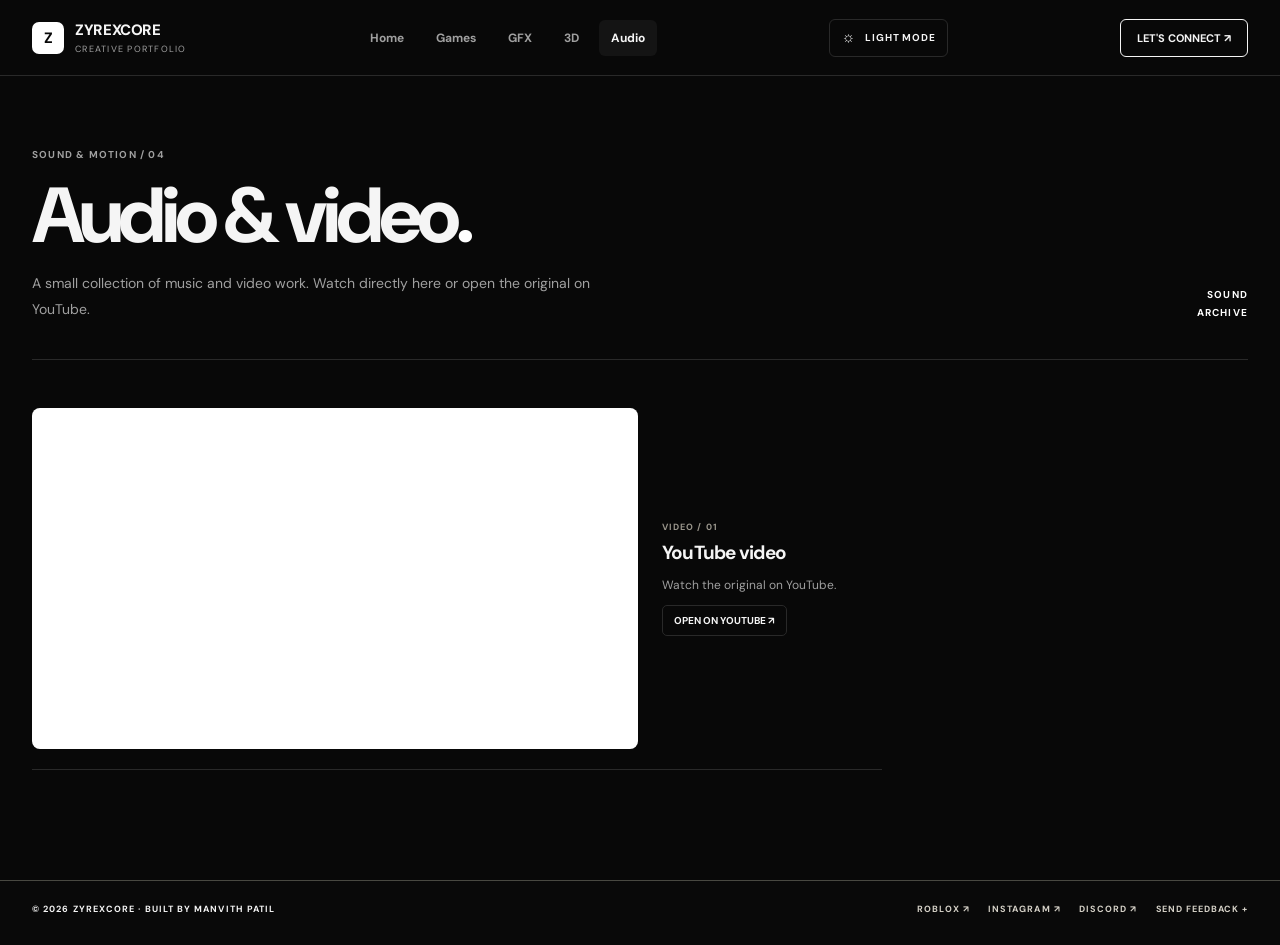
<file: audio.html>
<!doctype html><html lang="en"><head><meta charset="utf-8"><meta name="viewport" content="width=device-width,initial-scale=1"><meta name="theme-color" content="#080808"><title>Audio & Motion — ZyrexCore</title><link href="https://fonts.googleapis.com/css2?family=DM+Mono:wght@400;500&family=DM+Sans:wght@400;500;600;700;800&family=Playfair+Display:wght@600;700;800&display=swap" rel="stylesheet"><link rel="stylesheet" href="site.css?v=20261109-mono"></head><body data-page="audio"><div id="siteHeader"></div><main class="archive shell"><header class="archive-head"><div><div class="overline">SOUND & MOTION / 04</div><h1>Audio & video<span class="accent">.</span></h1><p>A small collection of music and video work. Watch directly here or open the original on YouTube.</p></div><div class="archive-count">SOUND<br>ARCHIVE</div></header><div class="audio-layout" id="audioGrid"></div></main><div id="siteFooter"></div><script src="site.js?v=20261109-mono"></script></body></html>
</file>
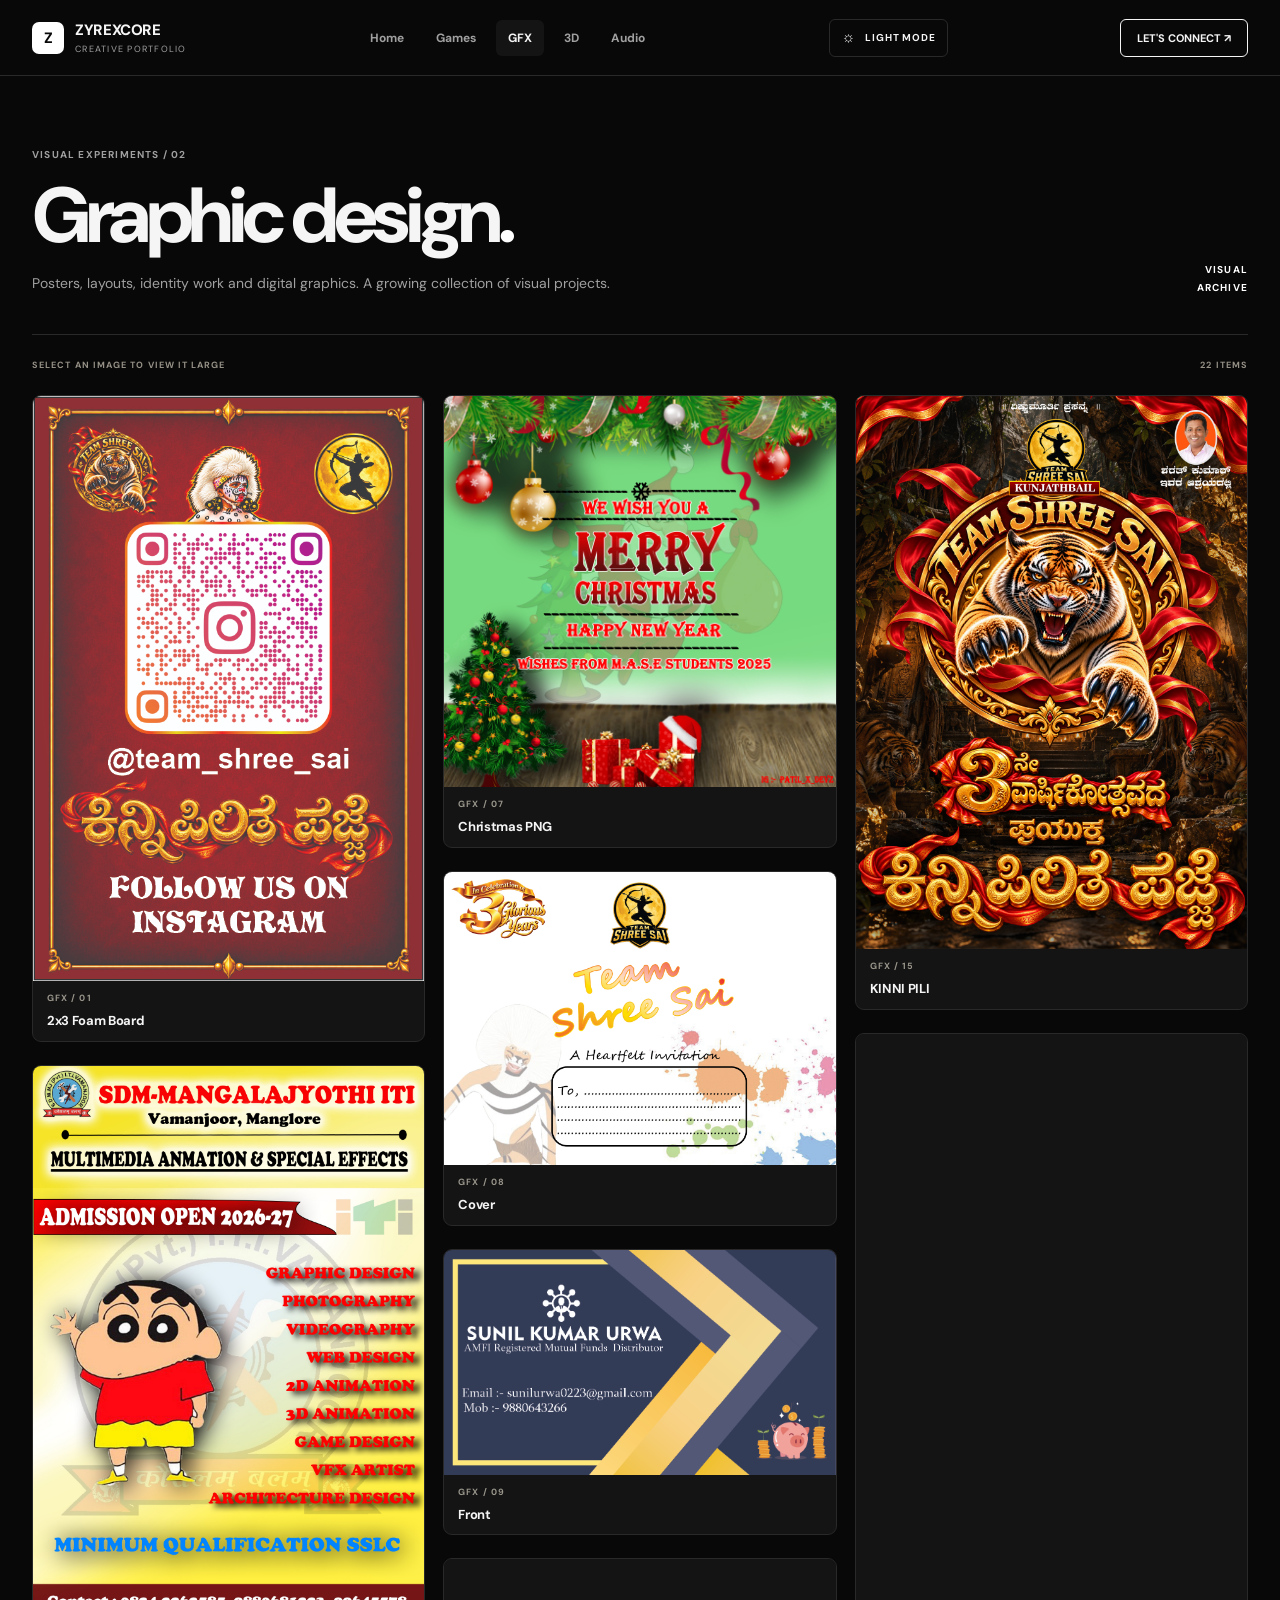
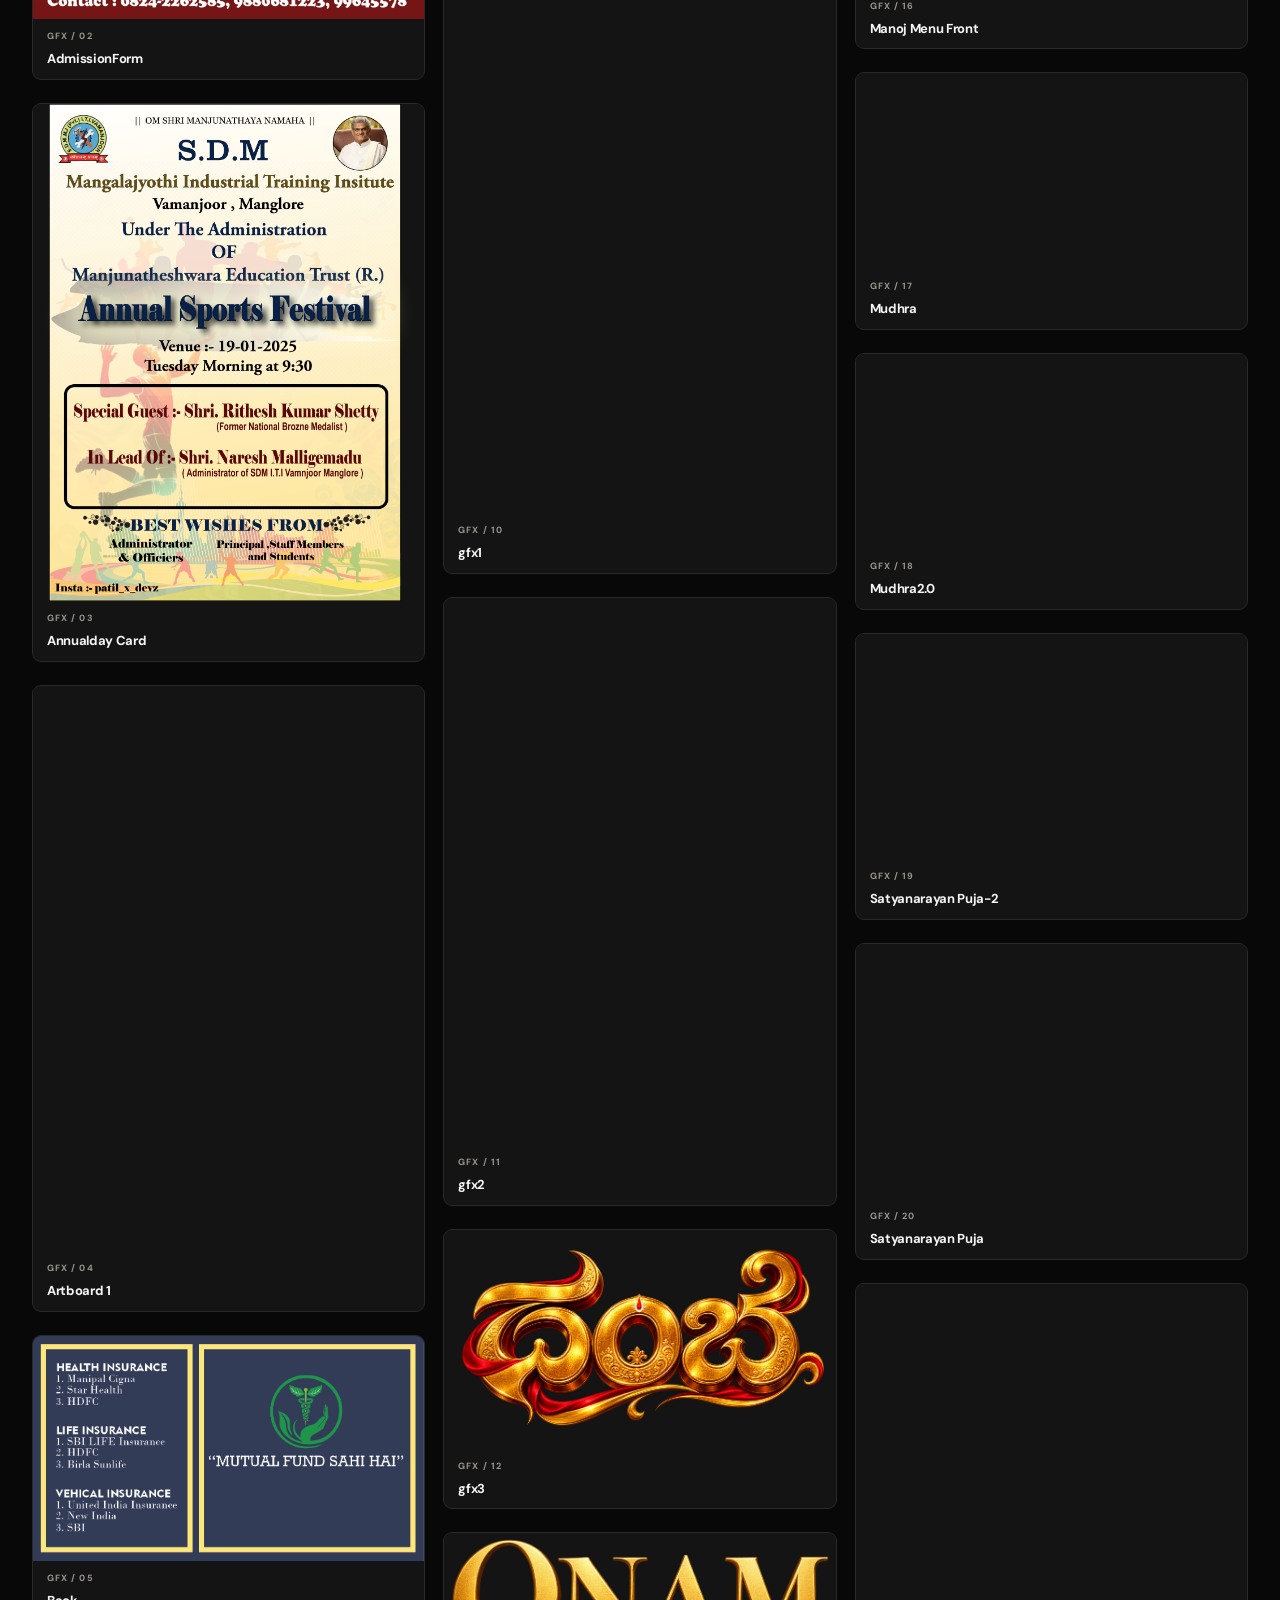
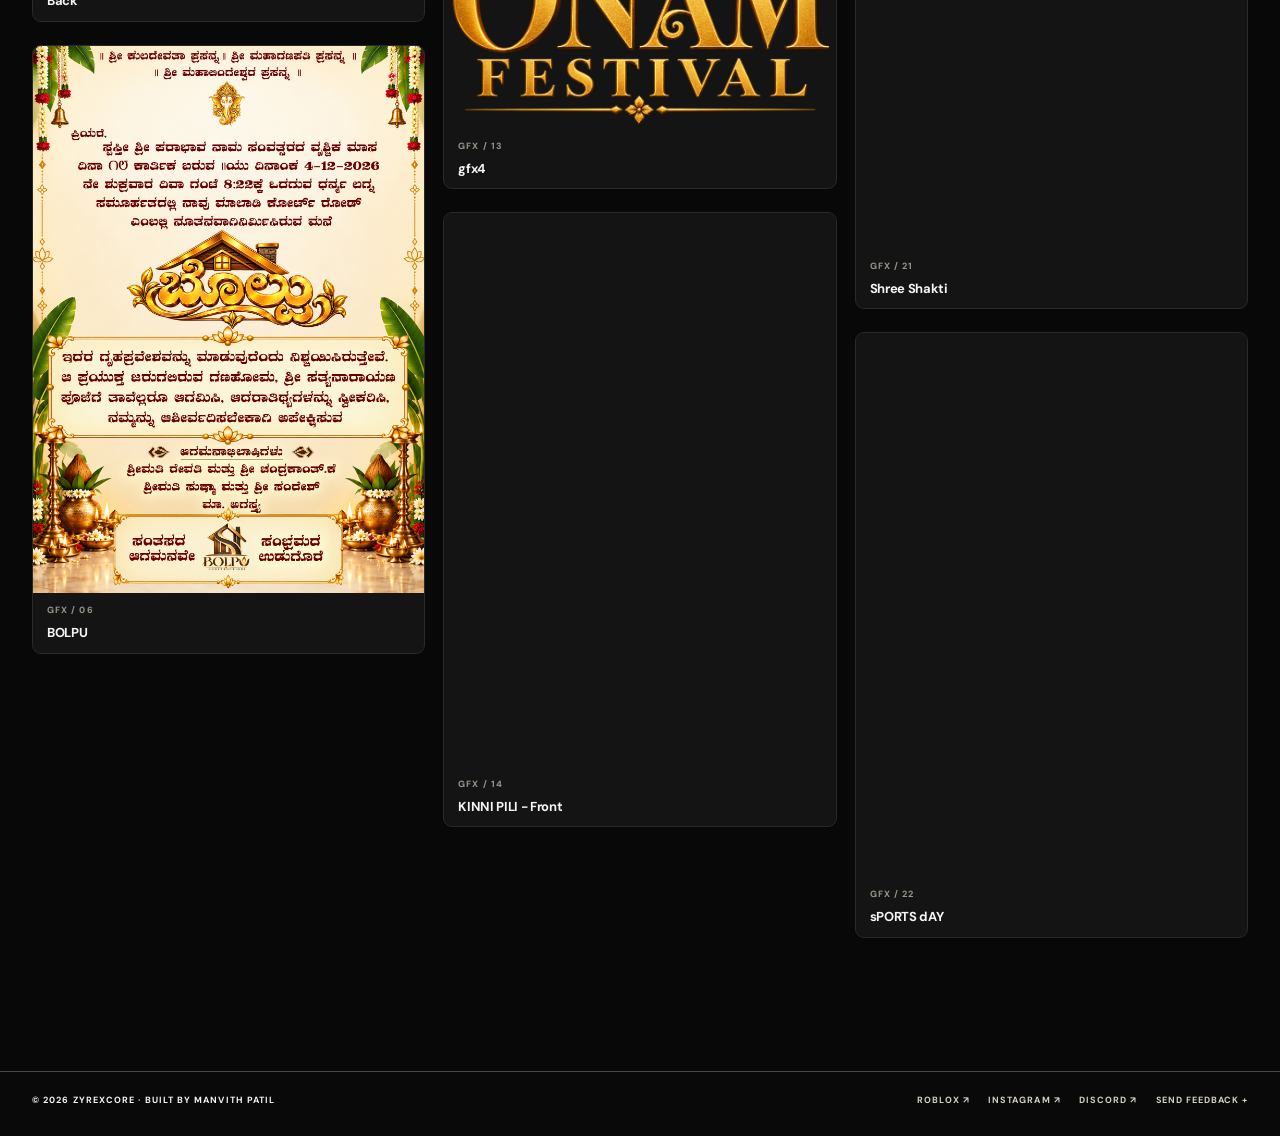
<file: gfx.html>
<!doctype html><html lang="en"><head><meta charset="utf-8"><meta name="viewport" content="width=device-width,initial-scale=1"><meta name="theme-color" content="#080808"><title>Graphic Design — ZyrexCore</title><link href="https://fonts.googleapis.com/css2?family=DM+Mono:wght@400;500&family=DM+Sans:wght@400;500;600;700;800&family=Playfair+Display:wght@600;700;800&display=swap" rel="stylesheet"><link rel="stylesheet" href="site.css?v=20261109-mono"></head><body data-page="gfx"><div id="siteHeader"></div><main class="archive shell"><header class="archive-head"><div><div class="overline">VISUAL EXPERIMENTS / 02</div><h1>Graphic design<span class="accent">.</span></h1><p>Posters, layouts, identity work and digital graphics. A growing collection of visual projects.</p></div><div class="archive-count">VISUAL<br>ARCHIVE</div></header><div class="archive-tools"><span class="tool-hint">SELECT AN IMAGE TO VIEW IT LARGE</span><span class="tool-hint" id="gfxCount"></span></div><div class="masonry-grid" id="gfxGrid"></div></main><div id="siteFooter"></div><script src="site.js?v=20261109-mono"></script></body></html>
</file>
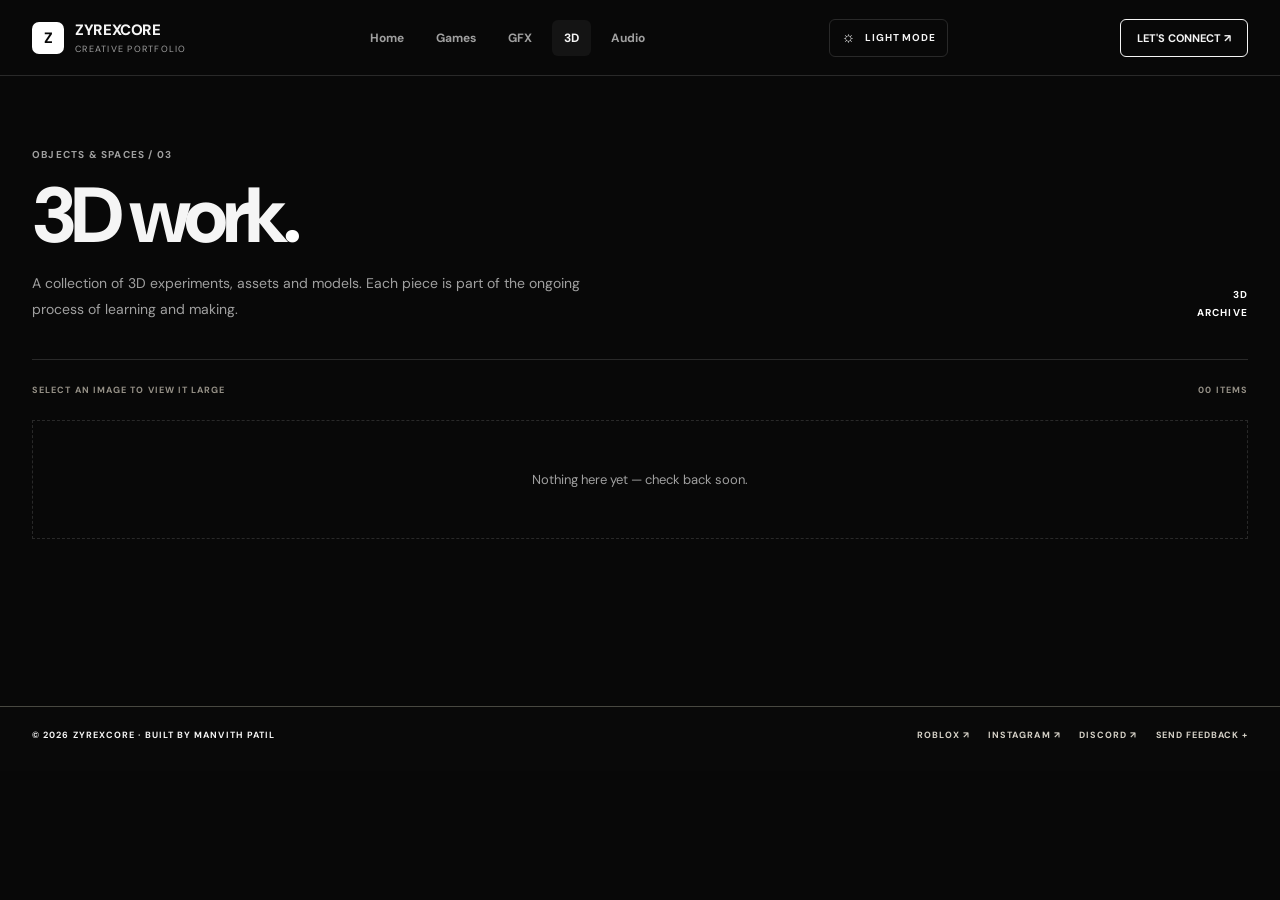
<file: models.html>
<!doctype html><html lang="en"><head><meta charset="utf-8"><meta name="viewport" content="width=device-width,initial-scale=1"><meta name="theme-color" content="#080808"><title>3D Work — ZyrexCore</title><link href="https://fonts.googleapis.com/css2?family=DM+Mono:wght@400;500&family=DM+Sans:wght@400;500;600;700;800&family=Playfair+Display:wght@600;700;800&display=swap" rel="stylesheet"><link rel="stylesheet" href="site.css?v=20261109-mono"></head><body data-page="models"><div id="siteHeader"></div><main class="archive shell"><header class="archive-head"><div><div class="overline">OBJECTS & SPACES / 03</div><h1>3D work<span class="accent">.</span></h1><p>A collection of 3D experiments, assets and models. Each piece is part of the ongoing process of learning and making.</p></div><div class="archive-count">3D<br>ARCHIVE</div></header><div class="archive-tools"><span class="tool-hint">SELECT AN IMAGE TO VIEW IT LARGE</span><span class="tool-hint" id="modelsCount"></span></div><div class="archive-grid" id="modelsGrid"></div></main><div id="siteFooter"></div><script src="site.js?v=20261109-mono"></script></body></html>
</file>
<file: site.css>
/* ZYREXCORE — editorial portfolio system */
:root{color-scheme:dark;--paper:#080808;--paper2:#141414;--ink:#f5f5f5;--muted:#a0a0a0;--line:#292929;--accent:#ffffff;--accent-dark:#dedede;--white:#101010;--mono:"DM Mono",monospace;--sans:"DM Sans",sans-serif;--serif:"Playfair Display",Georgia,serif;--page:1240px}
*{box-sizing:border-box}
html{scroll-behavior:smooth;background:var(--paper)}
body{margin:0;background:var(--paper);color:var(--ink);font-family:var(--sans);-webkit-font-smoothing:antialiased}
a{color:inherit}
.shell{width:min(var(--page),calc(100% - 64px));margin-inline:auto}
.site-header{height:82px;border-bottom:1px solid var(--line);display:flex;align-items:center;position:relative;z-index:20;background:var(--paper)}
.header-inner{width:min(var(--page),calc(100% - 64px));margin:auto;display:flex;align-items:center;justify-content:space-between;gap:24px}
.wordmark{display:inline-flex;align-items:center;gap:11px;text-decoration:none;font-weight:800;letter-spacing:-.04em;font-size:16px}
.wordmark-mark{width:32px;height:32px;display:grid;place-items:center;background:var(--accent);color:white;font-size:15px;font-weight:800;transform:rotate(-7deg)}
.wordmark small{display:block;font:9px var(--mono);letter-spacing:.12em;color:var(--muted);margin-top:3px}
.primary-nav{display:flex;align-items:center;gap:29px}
.primary-nav a{text-decoration:none;color:#696861;font-size:12px;font-weight:700;transition:color .2s}
.primary-nav a:hover,.primary-nav a[aria-current=page]{color:var(--ink)}
.primary-nav a[aria-current=page]:after{content:"";display:block;height:2px;background:var(--accent);margin-top:7px}
.header-contact{padding:11px 15px;border:1px solid var(--ink);text-decoration:none;font-size:11px;font-weight:700;transition:.2s}
.header-contact:hover{background:var(--ink);color:var(--white)}
.menu-toggle{display:none;border:0;background:none;font-size:24px;padding:8px}
.home-hero{min-height:620px;padding-top:76px;padding-bottom:48px;display:grid;grid-template-columns:1.02fr .98fr;gap:7%;align-items:center;position:relative}
.hero-copy{padding:20px 0 54px}
.overline{font:10px var(--mono);letter-spacing:.13em;color:var(--muted);text-transform:uppercase}
.status-dot{display:inline-block;width:7px;height:7px;border-radius:50%;background:#4c9b68;margin-right:8px;box-shadow:0 0 0 4px #dce9dc}
.hero-copy h1{font-size:clamp(54px,7.1vw,96px);letter-spacing:-.085em;line-height:.98;margin:28px 0 23px;font-weight:800}
.hero-copy h1 em,.about-inner h2 em{font-family:var(--serif);font-weight:600;letter-spacing:-.06em;color:var(--accent)}
.hero-lede{max-width:490px;color:#66655e;font-size:16px;line-height:1.85;margin:0}
.hero-actions{display:flex;align-items:center;gap:25px;margin-top:30px;flex-wrap:wrap}
.button{display:inline-flex;align-items:center;justify-content:center;gap:22px;min-height:48px;padding:0 18px;text-decoration:none;font-size:12px;font-weight:700;border:1px solid var(--ink);transition:transform .2s,background .2s,color .2s}
.button span{font-size:17px}
.button:hover{transform:translateY(-2px)}
.button-dark{background:var(--ink);color:var(--white)}
.button-dark:hover{background:var(--accent);border-color:var(--accent)}
.button-outline{background:transparent;color:var(--white);border-color:rgba(255,255,255,.5)}
.button-outline:hover{background:var(--white);color:var(--ink)}
.text-link,.arrow-link{font-size:12px;font-weight:700;text-decoration:none}
.text-link span,.arrow-link span{color:var(--accent);font-size:17px;margin-left:6px}
.hero-art{position:relative;max-width:510px;width:100%;justify-self:end}
.hero-art-frame{aspect-ratio:4/4.5;background:var(--paper2);overflow:hidden;position:relative}
.hero-art-frame img{width:100%;height:100%;object-fit:cover;display:block;mix-blend-mode:multiply}
.hero-art-caption{display:flex;justify-content:space-between;padding-top:12px;color:var(--muted);font:9px var(--mono);letter-spacing:.08em}
.hero-stamp{position:absolute;left:-34px;bottom:66px;width:86px;height:86px;border-radius:50%;background:var(--accent);color:white;display:grid;place-items:center;font-size:31px;font-weight:800;letter-spacing:-.1em;transform:rotate(-13deg);box-shadow:0 8px 25px #a43d2733}
.hero-stamp span{color:#f6b7a7}
.hero-bottomline{grid-column:1/-1;display:flex;justify-content:space-between;gap:14px;border-top:1px solid var(--line);padding-top:18px;margin-top:6px;color:#8b8981;font:9px var(--mono);letter-spacing:.1em}
.selected-work{padding-top:92px;padding-bottom:110px}
.section-intro{display:flex;align-items:end;justify-content:space-between;gap:40px;margin-bottom:55px}
.section-intro h2{font-size:clamp(38px,5vw,62px);letter-spacing:-.07em;line-height:1;margin:14px 0 0}
.accent{color:var(--accent)}
.section-intro>p{max-width:390px;color:var(--muted);font-size:13px;line-height:1.8;margin:0}
.work-group{padding:27px 0 40px;border-top:1px solid var(--line)}
.group-heading{display:flex;align-items:center;justify-content:space-between;gap:20px;margin-bottom:23px}
.group-heading>div{display:flex;align-items:center;gap:15px}
.index-no{font:10px var(--mono);color:var(--accent)}
.group-heading h3{font-size:20px;letter-spacing:-.04em;margin:0}
.arrow-link{color:#65645d}
.arrow-link:hover{color:var(--accent)}
.project-grid{display:grid;grid-template-columns:repeat(3,minmax(0,1fr));gap:17px}
.project-card{min-width:0;background:var(--white);border:1px solid #e4ded3;transition:transform .2s,box-shadow .2s;cursor:pointer}
.project-card:hover{transform:translateY(-4px);box-shadow:0 14px 32px #28251e12}
.project-image{aspect-ratio:16/10;background:var(--paper2);overflow:hidden;position:relative}
.project-image img{width:100%;height:100%;object-fit:cover;display:block;transition:transform .35s}
.project-card:hover .project-image img{transform:scale(1.035)}
.project-info{padding:16px 17px 18px}
.project-meta{font:9px var(--mono);letter-spacing:.1em;color:#9a968c;text-transform:uppercase}
.project-info h4{font-size:15px;letter-spacing:-.025em;margin:8px 0 0;line-height:1.35}
.project-info p{font-size:12px;color:var(--muted);line-height:1.6;margin:8px 0 0}
.project-actions{display:flex;gap:8px;flex-wrap:wrap;margin-top:14px}
.small-link{font-size:11px;font-weight:700;color:var(--accent-dark);text-decoration:none}
.small-link:hover{text-decoration:underline}
.about-strip{background:#262723;color:var(--white);padding:82px 0 90px}
.about-inner{display:grid;grid-template-columns:1fr 1fr;gap:20px 10%;align-items:end}
.about-inner>.overline{grid-column:1/-1;color:#c3c0b6}
.about-inner h2{font-size:clamp(38px,5vw,62px);line-height:1.05;letter-spacing:-.065em;margin:0}
.about-inner>p{color:#c2c0b8;font-size:14px;line-height:1.85;max-width:430px;margin:0}
.about-inner .button{grid-column:2;justify-self:start;margin-top:10px}
.site-footer{background:#262723;color:#aaa79e;border-top:1px solid #484841;padding:22px 0 30px}
.footer-inner{width:min(var(--page),calc(100% - 64px));margin:auto;display:flex;justify-content:space-between;gap:16px;align-items:center;font:9px var(--mono);letter-spacing:.1em}
.footer-social{display:flex;gap:18px}
.footer-social a{color:#d5d1c7;text-decoration:none}
.footer-social a:hover{color:#f18a72}
.archive{padding-top:83px;padding-bottom:110px;min-height:70vh}
.archive-head{display:flex;justify-content:space-between;align-items:end;gap:35px;padding-bottom:37px;border-bottom:1px solid var(--line)}
.archive-head h1{font-size:clamp(50px,8vw,91px);letter-spacing:-.09em;line-height:.98;margin:17px 0}
.archive-head p{max-width:580px;color:var(--muted);font-size:14px;line-height:1.8;margin:0}
.archive-count{min-width:110px;text-align:right;color:var(--accent);font:10px/1.8 var(--mono);letter-spacing:.12em}
.archive-tools{display:flex;justify-content:space-between;align-items:center;gap:20px;padding:24px 0}
.search-box{display:flex;align-items:center;gap:11px;width:min(420px,100%);border-bottom:1px solid #aaa397;padding:0 0 10px}
.search-box span{font-size:22px;color:var(--accent)}
.search-box input{border:0;outline:0;background:transparent;width:100%;font:13px var(--sans);color:var(--ink)}
.search-box input::placeholder{color:#9a968d}
.tool-hint{font:9px var(--mono);letter-spacing:.1em;color:#969187}
.archive-grid{display:grid;grid-template-columns:repeat(2,minmax(0,1fr));gap:25px}
.archive-grid .project-card .project-image{aspect-ratio:16/9}
.archive-grid .project-info{padding:18px 20px 20px}
.archive-grid .project-info h4{font-size:19px}
.masonry-grid{columns:3 260px;column-gap:18px}
.masonry-grid .project-card{display:inline-block;width:100%;margin:0 0 18px;break-inside:avoid}
.masonry-grid .project-image{aspect-ratio:auto;min-height:130px}
.masonry-grid .project-image img{height:auto;max-height:620px;object-fit:contain}
.masonry-grid .project-info{padding:11px 14px}
.masonry-grid .project-info h4{font-size:13px}
.audio-layout{padding-top:28px;max-width:850px}
.audio-card{display:grid;grid-template-columns:minmax(0,1fr) 220px;gap:20px;padding:20px 0;border-bottom:1px solid var(--line);align-items:center}
.audio-player{aspect-ratio:16/9;background:#222;overflow:hidden}
.audio-player iframe{width:100%;height:100%;border:0}
.audio-info h3{font-size:19px;line-height:1.25;letter-spacing:-.04em;margin:8px 0}
.audio-info p{color:var(--muted);font-size:12px}
.empty-state{grid-column:1/-1;padding:50px 20px;text-align:center;border:1px dashed var(--line);color:var(--muted);font-size:13px}
.lightbox{position:fixed;inset:0;z-index:100;background:#171815f2;display:none;align-items:center;justify-content:center;padding:50px 20px}
.lightbox.open{display:flex}
.lightbox img{max-width:min(1100px,95vw);max-height:85vh;object-fit:contain}
.lightbox-close{position:absolute;right:24px;top:20px;border:1px solid #777;background:transparent;color:white;padding:10px 14px;cursor:pointer}
.feedback-trigger{border:0;background:none;color:#d5d1c7;font:inherit;font-size:9px;letter-spacing:.1em;cursor:pointer;padding:0}
.feedback-trigger:hover{color:#f18a72}
.feedback-overlay{position:fixed;inset:0;z-index:120;background:#181915bb;display:none;place-items:center;padding:18px}
.feedback-overlay.open{display:grid}
.feedback-modal{width:min(520px,100%);max-height:90vh;overflow:auto;background:var(--paper);padding:30px}
.feedback-modal h2{font-size:32px;letter-spacing:-.06em;margin:8px 0}
.feedback-modal p{font-size:13px;color:var(--muted);line-height:1.7}
.feedback-modal label{display:block;margin:16px 0;font-size:11px;font-weight:700}
.feedback-modal input,.feedback-modal textarea{display:block;width:100%;margin-top:7px;padding:12px;border:1px solid var(--line);background:var(--white);font:13px var(--sans)}
.feedback-modal textarea{min-height:120px;resize:vertical}
.feedback-modal button{cursor:pointer}
.feedback-actions{display:flex;justify-content:flex-end;gap:10px}
.feedback-toast{position:fixed;right:22px;bottom:22px;z-index:140;padding:15px 19px;background:var(--ink);color:white;font-size:12px;max-width:340px;opacity:0;transform:translateY(8px);transition:.2s;pointer-events:none}
.feedback-toast.show{opacity:1;transform:translateY(0)}
.update-notes{display:grid;grid-template-columns:120px minmax(0,1fr);gap:16px;width:min(100%,540px);margin:30px 0 0;padding:14px;background:var(--white);border:1px solid var(--line);text-align:left}
.update-notes-media{display:flex;flex-direction:column;gap:8px}
.update-notes-image-wrap{aspect-ratio:1;background:var(--paper2);overflow:hidden}
.update-notes-image{width:100%;height:100%;object-fit:cover}
.update-notes-play{width:100%;font-size:10px;min-height:34px}
.update-notes-content{min-width:0}
.update-notes-label,.update-notes-list-title{font:9px var(--mono);letter-spacing:.1em;color:var(--accent-dark)}
.update-notes-title{font-size:21px;line-height:1.1;margin:8px 0;color:var(--ink)}
.update-notes-subtitle{font-size:11px;line-height:1.55;color:var(--muted);margin:0}
.update-notes-divider{height:1px;background:var(--line);margin:10px 0}
.update-notes-list-title{margin:0 0 7px}
.update-notes-scroll{max-height:90px;overflow:auto}
.update-notes-list{list-style:none;padding:0;margin:0;display:grid;gap:5px}
.update-notes-list li{font-size:10px;line-height:1.45;color:#65645d;padding-left:11px;position:relative}
.update-notes-list li:before{content:"—";position:absolute;left:0;color:var(--accent)}
.update-notes-empty{font-size:11px;color:var(--muted)}
.update-notes-play-disabled{opacity:.5;cursor:not-allowed}
.update-notes-modal[hidden],.update-notes-image[hidden],.update-notes-image-fallback[hidden]{display:none!important}
.update-notes-modal{position:fixed;right:20px;top:20px;z-index:150;width:min(350px,calc(100vw - 40px))}
.update-notes-modal-card{padding:18px;background:var(--white);border:1px solid var(--line);box-shadow:0 15px 50px #0002}
.update-notes-modal-card h3{margin:0 0 8px;font-size:14px}
.update-notes-modal-card p{font-size:12px;line-height:1.6;color:var(--muted)}
.update-notes-modal-close{border:0;background:var(--ink);color:white;padding:9px 13px;font-size:10px}
@media(max-width:800px){
 .shell,.header-inner,.footer-inner{width:min(100% - 40px,var(--page))}
 .home-hero{grid-template-columns:1fr  .8fr;gap:5%;padding-top:60px;min-height:560px}
 .hero-copy h1{font-size:clamp(48px,8vw,72px)}
 .hero-stamp{left:-20px;width:65px;height:65px;font-size:25px}
 .primary-nav{gap:15px}
 .primary-nav a{font-size:11px}
 .project-grid{grid-template-columns:repeat(2,minmax(0,1fr))}
 .selected-work{padding-top:70px}
}
@media(max-width:620px){
 .site-header{height:70px}
 .shell,.header-inner,.footer-inner{width:calc(100% - 36px)}
 .menu-toggle{display:block}
 .primary-nav{display:none;position:absolute;top:69px;left:0;right:0;background:var(--paper);border-bottom:1px solid var(--line);padding:18px;flex-direction:column;align-items:stretch;gap:0}
 .primary-nav.open{display:flex}
 .primary-nav a{padding:13px 0;border-bottom:1px solid var(--line);font-size:13px}
 .primary-nav a[aria-current=page]:after{display:none}
 .header-contact{display:none}
 .home-hero{display:flex;flex-direction:column;align-items:stretch;padding-top:52px;gap:35px;min-height:0}
 .hero-copy{padding:0}
 .hero-copy h1{font-size:clamp(52px,13vw,76px);margin:22px 0 17px}
 .hero-lede{font-size:14px}
 .hero-art{width:85%;max-width:390px;align-self:flex-end}
 .hero-art-frame{aspect-ratio:4/3.8}
 .hero-stamp{left:-24px;bottom:55px}
 .hero-bottomline{display:grid;grid-template-columns:1fr 1fr;font-size:8px;line-height:1.5}
 .selected-work{padding-top:62px;padding-bottom:70px}
 .section-intro{display:block;margin-bottom:34px}
 .section-intro h2{font-size:43px}
 .section-intro>p{margin-top:15px}
 .group-heading{align-items:flex-start;flex-direction:column;gap:9px}
 .group-heading h3{font-size:18px}
 .project-grid{grid-template-columns:1fr;gap:13px}
 .about-strip{padding:60px 0}
 .about-inner{display:flex;flex-direction:column;align-items:flex-start;gap:17px}
 .about-inner h2{font-size:42px}
 .about-inner>p{font-size:13px}
 .about-inner .button{margin-top:4px}
 .footer-inner{flex-direction:column;align-items:flex-start}
 .archive{padding-top:56px;padding-bottom:75px}
 .archive-head{align-items:flex-start}
 .archive-head h1{font-size:54px}
 .archive-count{font-size:8px;min-width:70px}
 .archive-head p{font-size:13px}
 .archive-tools{align-items:flex-start;flex-direction:column}
 .archive-grid{grid-template-columns:1fr}
 .masonry-grid{columns:2 140px;column-gap:10px}
 .masonry-grid .project-card{margin-bottom:10px}
 .audio-card{grid-template-columns:1fr;gap:12px}
 .update-notes{grid-template-columns:90px minmax(0,1fr);gap:12px;width:100%;margin-top:24px;padding:10px}
 .update-notes-title{font-size:17px}
}
@media(prefers-reduced-motion:reduce){*,*:before,*:after{scroll-behavior:auto!important;transition:none!important}}

.slide-controls{position:absolute;right:10px;bottom:10px;display:flex;align-items:center;gap:7px;padding:5px 7px;background:#f5f1e9ee;color:#20211f;font:9px var(--mono)}
.slide-controls button{width:24px;height:24px;border:0;background:#20211f;color:#fff;cursor:pointer}
.slide-controls button:hover{background:var(--accent)}


/* Monochrome theme system — dark is the default */
:root{color-scheme:dark}
html[data-theme="light"]{color-scheme:light;--paper:#f7f7f7;--paper2:#e9e9e9;--ink:#111;--muted:#666;--line:#d5d5d5;--accent:#111;--accent-dark:#333;--white:#fff}
html,body{background:var(--paper);color:var(--ink);transition:background-color .35s ease,color .35s ease}
.site-header,.primary-nav,.update-notes,.feedback-modal,.feedback-modal input,.feedback-modal textarea{background:var(--paper);color:var(--ink)}
.wordmark-mark,.hero-stamp,.button-dark{background:#fff;color:#080808}
html[data-theme="light"] .wordmark-mark,html[data-theme="light"] .hero-stamp,html[data-theme="light"] .button-dark{background:#111;color:#fff}
.hero-copy h1 em,.about-inner h2 em,.accent,.index-no,.small-link,.text-link span,.arrow-link span{color:var(--accent)}
.status-dot{background:#fff;box-shadow:0 0 0 4px #ffffff20}
html[data-theme="light"] .status-dot{background:#111;box-shadow:0 0 0 4px #1111}
.about-strip,.site-footer{background:#050505;color:#f5f5f5}
html[data-theme="light"] .about-strip,html[data-theme="light"] .site-footer{background:#111;color:#f5f5f5}
.project-card{background:var(--white);border-color:var(--line)}
.project-card:hover{box-shadow:0 18px 45px #0007}
.button{border-color:var(--ink)}
.button-dark:hover{background:#bdbdbd;color:#000;border-color:#bdbdbd}
html[data-theme="light"] .button-dark:hover{background:#444;color:#fff}
.theme-toggle{display:inline-flex;align-items:center;justify-content:center;gap:9px;min-height:38px;padding:0 12px;border:1px solid var(--line);background:transparent;color:var(--ink);font:10px var(--mono);letter-spacing:.08em;cursor:pointer;transition:background .2s,color .2s,border-color .2s,transform .2s}
.theme-toggle:hover{background:var(--ink);color:var(--paper);transform:translateY(-2px)}
.theme-toggle-icon{font-size:15px;line-height:1}
.theme-toggle:focus-visible,.button:focus-visible,a:focus-visible,button:focus-visible,input:focus-visible{outline:2px solid var(--accent);outline-offset:4px}
.reveal{opacity:0;transform:translateY(22px);transition:opacity .65s ease,transform .65s cubic-bezier(.2,.7,.2,1)}
.reveal.is-visible{opacity:1;transform:translateY(0)}
.project-card{transform:translateY(0);transition:transform .28s cubic-bezier(.2,.7,.2,1),border-color .28s,box-shadow .28s}
.project-card:hover{transform:translateY(-7px);border-color:var(--ink)}
.project-image img{transition:transform .6s cubic-bezier(.2,.7,.2,1),filter .3s}
.project-card:hover .project-image img{transform:scale(1.045);filter:contrast(1.06)}
.hero-art-frame{overflow:hidden}
.hero-art-frame img{transition:transform .8s cubic-bezier(.2,.7,.2,1),filter .4s}
.hero-art:hover .hero-art-frame img{transform:scale(1.035);filter:contrast(1.08)}
.button,.header-contact,.theme-toggle,.small-link{transition:all .22s ease}
.archive-head h1{animation:headline-in .7s both}
@keyframes headline-in{from{opacity:0;transform:translateY(18px)}to{opacity:1;transform:translateY(0)}}
@media(max-width:620px){.theme-toggle{margin:8px 0;width:100%;justify-content:flex-start}.reveal{transform:translateY(14px)}}
@media(prefers-reduced-motion:reduce){.reveal{opacity:1;transform:none;transition:none}*{animation:none!important}}


/* Clean, timeless portfolio refinement */
:root{
  --page:1280px;
  --sans:"DM Sans",Arial,sans-serif;
  --mono:"DM Sans",Arial,sans-serif;
}
html{scroll-padding-top:90px}
body{font-family:var(--sans);letter-spacing:0}
.site-header{height:76px;background:var(--paper);backdrop-filter:none}
.header-inner{gap:18px}
.wordmark{font-size:15px;letter-spacing:-.025em}
.wordmark-mark{border-radius:7px;transform:none}
.wordmark small{font-family:var(--sans);font-size:9px;letter-spacing:.14em}
.primary-nav{gap:8px}
.primary-nav a{padding:10px 12px;border-radius:6px;color:var(--muted);font-size:12px}
.primary-nav a:hover,.primary-nav a[aria-current=page]{background:var(--paper2);color:var(--ink)}
.primary-nav a[aria-current=page]:after{display:none}
.header-contact{border-radius:6px;padding:11px 16px}
.theme-toggle{border-radius:6px;font-family:var(--sans);font-weight:700}
.home-hero{min-height:590px;padding-top:66px;gap:6%}
.hero-copy h1{font-family:var(--sans);font-size:clamp(52px,6.5vw,86px);font-weight:800;letter-spacing:-.075em;line-height:1.02}
.hero-copy h1 em,.about-inner h2 em{font-family:var(--sans);font-style:normal;font-weight:500;letter-spacing:-.07em}
.overline,.hero-art-caption,.hero-bottomline,.project-meta,.index-no,.archive-count,.tool-hint,.footer-inner{font-family:var(--sans);letter-spacing:.12em;font-weight:700}
.status-dot{box-shadow:0 0 0 4px #ffffff18}
.hero-lede{font-size:15px;line-height:1.8;color:var(--muted)}
.button{border-radius:6px;min-height:46px;padding-inline:19px}
.button-dark{background:var(--ink);color:var(--paper)}
.button-dark:hover{background:#bdbdbd;color:#080808}
html[data-theme="light"] .button-dark{background:#111;color:#fff}
html[data-theme="light"] .button-dark:hover{background:#444;color:#fff}
.hero-art-frame{border-radius:10px;background:var(--paper2)}
.hero-art-frame img{mix-blend-mode:normal}
.hero-stamp{width:72px;height:72px;border-radius:12px;transform:rotate(-6deg);box-shadow:0 10px 28px #0004}
.hero-bottomline{color:var(--muted);font-size:9px}
.selected-work{padding-top:82px;padding-bottom:96px}
.section-intro{margin-bottom:42px}
.section-intro h2,.archive-head h1{font-family:var(--sans);font-weight:800;letter-spacing:-.07em}
.section-intro h2{font-size:clamp(38px,4.5vw,56px)}
.section-intro>p{color:var(--muted)}
.work-group{padding:24px 0 34px}
.group-heading h3{font-size:19px;font-weight:700;letter-spacing:-.035em}
.project-grid{gap:18px}
.project-card{border:1px solid var(--line);border-radius:9px;overflow:hidden;background:var(--paper2);cursor:default}
.project-card:hover{transform:translateY(-5px);border-color:#777;box-shadow:0 14px 34px #0005}
.project-image{background:var(--paper2)}
.project-image img{transition:transform .45s ease,filter .35s ease}
.project-card:hover .project-image img{transform:scale(1.035);filter:brightness(1.06)}
.project-info{padding:17px 18px 19px}
.project-info h4{font-size:16px;font-weight:700;letter-spacing:-.025em}
.project-info p{color:var(--muted)}
.small-link{display:inline-flex;align-items:center;gap:5px;padding:8px 11px;border:1px solid var(--line);border-radius:5px;color:var(--ink);font-size:10px}
.small-link:hover{background:var(--ink);color:var(--paper);text-decoration:none}
.about-strip{background:#111;color:#fff;padding:70px 0}
.about-inner h2{font-family:var(--sans);font-size:clamp(38px,4.5vw,56px);font-weight:800;letter-spacing:-.07em}
.about-inner>p{color:#c3c3c3}
.button-outline{color:#fff;border-color:#777}
.button-outline:hover{background:#fff;color:#111}
.site-footer{background:#090909}
.footer-inner{font-size:9px}
.footer-social a,.feedback-trigger{transition:color .2s ease}
.footer-social a:hover,.feedback-trigger:hover{color:#fff}
.archive{padding-top:72px}
.archive-head{align-items:flex-end}
.archive-head h1{font-size:clamp(48px,6.5vw,78px)}
.archive-head p{color:var(--muted)}
.archive-grid{gap:20px}
.archive-grid .project-card .project-image{aspect-ratio:16/9}
.archive-grid .project-info h4{font-size:18px}
.search-box{border-color:var(--line)}
.search-box:focus-within{border-color:var(--ink)}
.search-box span{color:var(--ink)}
.search-box input{color:var(--ink)}
.search-box input::placeholder{color:var(--muted)}
.audio-card{gap:24px}
.audio-player{border-radius:8px}
.feedback-modal{border:1px solid var(--line);border-radius:10px;box-shadow:0 24px 70px #0008}
.feedback-modal input,.feedback-modal textarea{border-radius:5px;color:var(--ink)}
.feedback-modal button{border-radius:5px}
.lightbox{background:#000e;backdrop-filter:blur(8px)}
.lightbox img{border-radius:6px}
.slide-controls{border-radius:6px;background:#080808e8;color:#fff}
.slide-controls button{border-radius:4px;background:#333}
.slide-controls button:hover{background:#fff;color:#000}
.update-notes{border-radius:8px}
.update-notes-play{border-radius:5px}
.reveal{transform:translateY(14px);transition:opacity .5s ease,transform .5s ease}
.theme-toggle:hover{transform:translateY(-1px)}
:focus-visible{outline:2px solid var(--ink);outline-offset:3px}
@media(max-width:800px){
 .primary-nav{gap:2px}
 .primary-nav a{padding:9px 8px}
 .home-hero{min-height:530px}
}
@media(max-width:620px){
 .site-header{height:70px}
 .primary-nav{gap:0}
 .primary-nav a{border-radius:0}
 .home-hero{padding-top:44px;gap:28px}
 .hero-copy h1{font-size:clamp(48px,12vw,68px)}
 .hero-art{width:92%}
 .hero-art-frame{border-radius:8px}
 .hero-bottomline{gap:10px}
 .section-intro h2{font-size:40px}
 .project-card{border-radius:8px}
 .archive-head h1{font-size:48px}
 .about-inner h2{font-size:40px}
}
</file>
